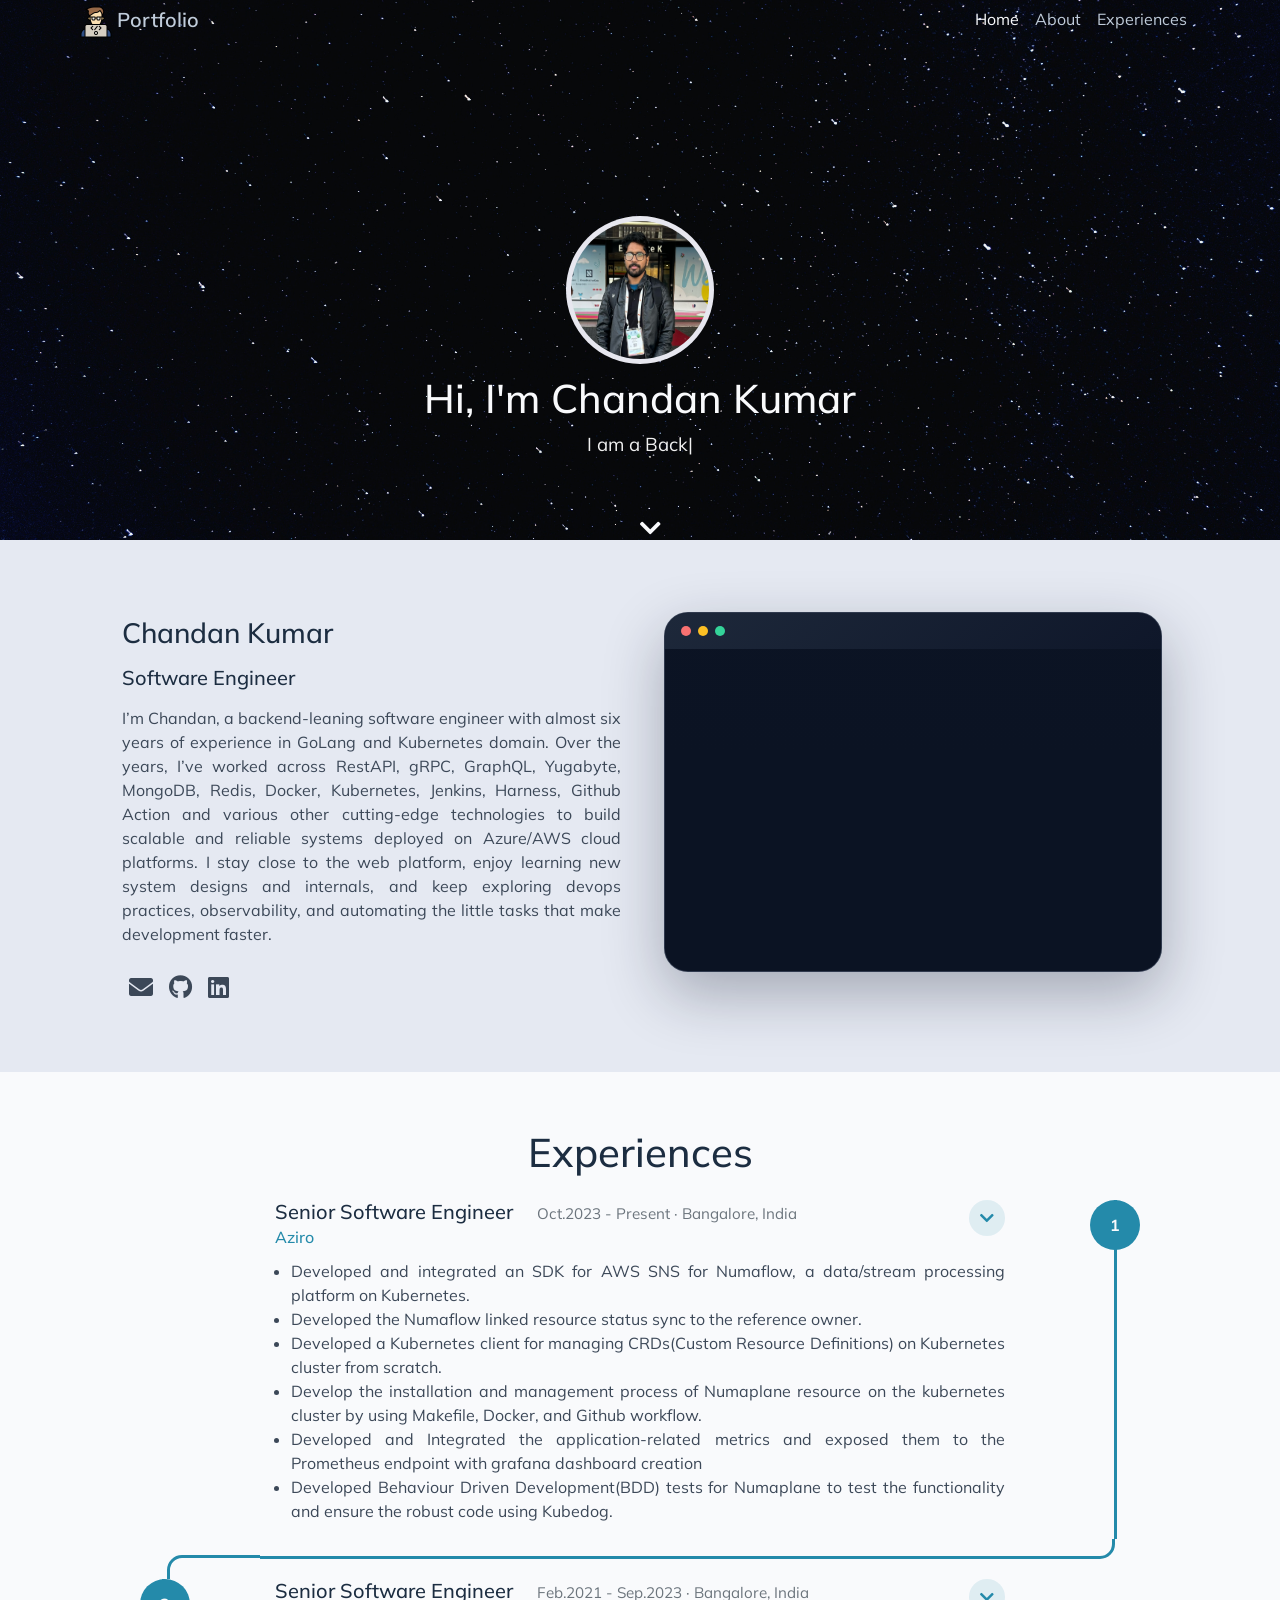
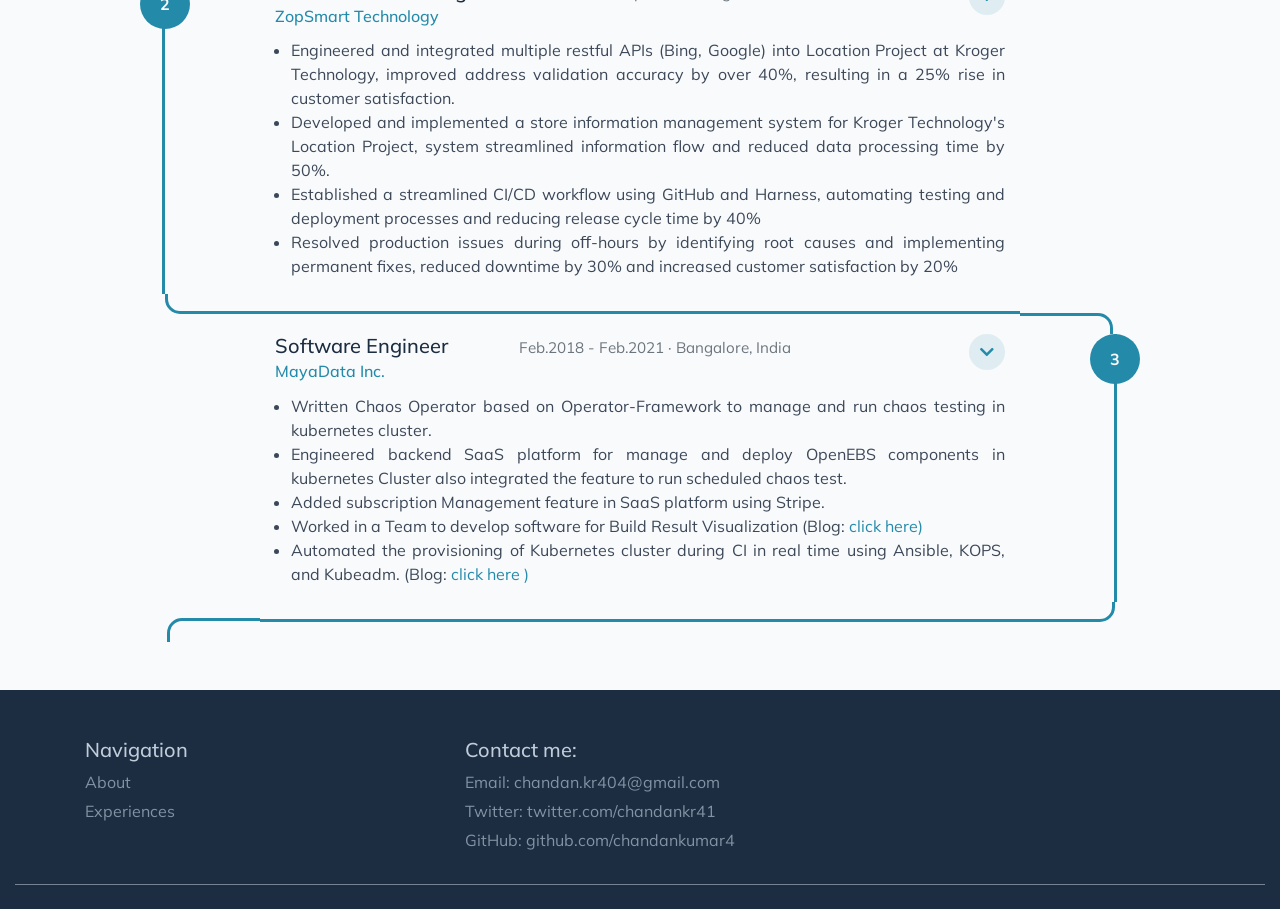
<file: index.html>
<!DOCTYPE html>
<html lang="en">
<head>
  <meta name="generator" content="Hugo 0.79.1" />
  <title>Portfolio</title>


  <meta name="description" content="Portfolio and personal blog of Chandan Kumar." />

  <meta charset="UTF-8" />
  <meta name="viewport" content="width=device-width, initial-scale=1.0" />
  <meta http-equiv="X-UA-Compatible" content="ie=edge" />


  <link rel="stylesheet" href="bootstrap.min.css" />
  <link rel="stylesheet" href="main.css" />
  <link rel="stylesheet" href="style.css" />
  <link rel="stylesheet" href="navbar.css" />


  <link href="https://fonts.googleapis.com/css2?family=Muli:wght@300;400;500;600" rel="stylesheet">
  <link rel="stylesheet" href="https://cdnjs.cloudflare.com/ajax/libs/font-awesome/5.11.2/css/all.min.css" />


  <link rel="icon" type="image/png" href="/images/site/favicon.ico" />


  <link rel="stylesheet" href="style.css" />

  <link rel="stylesheet" href="home.css" />
  <link rel="stylesheet" href="about.css" />
  <link rel="stylesheet" href="skills.css" />
  <link rel="stylesheet" href="experiences.css" />
  <link rel="stylesheet" href="projects.css" />
  <link rel="stylesheet" href="recent-posts.css" />
  <link rel="stylesheet" href="achievements.css" />




  <script type="application/javascript">
    var doNotTrack = false;
    if (!doNotTrack) {
      window.ga = window.ga || function () { (ga.q = ga.q || []).push(arguments) }; ga.l = +new Date;
      ga('create', 'UA-XXXXXXXXX-X', 'auto');

      ga('send', 'pageview');
    }
  </script>
  <script async src='https://www.google-analytics.com/analytics.js'></script>


</head>

<body data-spy="scroll" data-target="#top-navbar" data-offset="100">


  <nav class="navbar navbar-expand-xl top-navbar initial-navbar" id="top-navbar">
    <div class="container">
      <a class="navbar-brand" href="/">
        <img src="/images/site/inverted-logo.png" id="logo">Portfolio</a>
      <button class="navbar-toggler navbar-dark" id="navbar-toggler" type="button" data-toggle="collapse"
        data-target="#top-nav-items">
        <span class="navbar-toggler-icon"></span>
      </button>

      <div class="collapse navbar-collapse" id="top-nav-items">
        <ul class="navbar-nav ml-auto">
          <li class="nav-item">
            <a class="nav-link" href="#home">Home</a>
          </li>
          <li class="nav-item">
            <a class="nav-link" href="#about">About</a>
          </li>

<!--          <li class="nav-item">-->
<!--            <a class="nav-link" href="#skills">Skills</a>-->
<!--          </li>-->

          <li class="nav-item">
            <a class="nav-link" href="#experiences">Experiences</a>

<!--          <li class="nav-item">-->
<!--            <a class="nav-link" href="#projects">Projects</a>-->
<!--          </li>-->


        </ul>
      </div>
    </div>

    <img src="/images/site/main-logo.png" class="d-none" id="main-logo">
    <img src="/images/site/inverted-logo.png" class="d-none" id="inverted-logo">
  </nav>

























  <div class="container-fluid home" id="home">
    <div class="background container-fluid" style="background-image: url('./images/site/sky.jpg');"></div>
    <div class="container content text-center ">
      <img src="/images/author/image.jpg" class="rounded-circle mx-auto d-block img-fluid" />
      <h1 class="greeting"> Hi, I&#39;m Chandan Kumar</h1>
      <div class="typing-carousel">
        <span id="ityped" class="ityped"></span>
        <span class="ityped-cursor"></span>
      </div>
      <ul id="typing-carousel-data">


        <li>I am a Backend Engineer</li>

       <!-- <li>I am a System Architect</li> -->

       <!--     <li>I work in the automotive industry</li>

          <li>I participate in open-source projects</li> -->

      </ul>


      <a href="#about"><i class="arrow bounce fa fa-chevron-down"></i></a>


    </div>
  </div>

  <div class="container-fluid section-holder d-flex bg-dimmed">


    <div class="container anchor p-lg-5 about-section" id="about">
      <div class="row pt-sm-2 pt-md-4 align-self-center">

        <div class="col-sm-6">
          <h3 class="p-1">Chandan Kumar</h3>

          <h5 class="p-1">
            Software Engineer

            <!-- at <a href="https://www.bmw.com">BMW AG</a> -->

          </h5>

          <p class="p-1 text-justify">
            I’m Chandan, a backend-leaning software engineer with almost six years of experience in GoLang and Kubernetes domain.
            Over the years, I’ve worked across RestAPI, gRPC, GraphQL, Yugabyte, MongoDB, Redis, Docker, Kubernetes, Jenkins, Harness, Github Action
            and various other cutting-edge technologies to build scalable and reliable systems deployed on Azure/AWS cloud platforms.
            I stay close to the web platform, enjoy learning new system designs and internals, and keep exploring devops practices, observability, and
            automating the little tasks that make development faster.</p>
          <div class="text-container ml-auto">
            <ul class="social-link d-flex">

              <li>

                <a href="mailto:chandan.kr404@gmail.com" target="/"><i class="fas fa-envelope"></i></a>

              </li>

              <li>

                <a href="https://github.com/chandankumar4" target="/"><i class="fab fa-github"></i></a>

              </li>

              <li>

                <a href="https://www.linkedin.com/in/chandankumar404/" target="/"><i class="fab fa-linkedin"></i></a>

              </li>

            </ul>
          </div>

        </div>

        <div class="col-sm-6 pt-5 pl-md-4 pl-sm-3 pt-sm-0">
          <div class="resume-card">
            <div class="resume-preview" aria-hidden="false">
              <div class="resume-window-bar">
                <span></span>
                <span></span>
                <span></span>
              </div>
              <iframe src="/files/resume.pdf#toolbar=0&navpanes=0&scrollbar=0&statusbar=0&view=FitH" title="Resume preview" scrolling="no"></iframe>
              <div class="resume-preview-overlay" aria-hidden="true">
                <button type="button" class="resume-preview-trigger" aria-label="Preview resume">
                  <i class="fas fa-eye"></i>
                </button>
                <a href="/files/resume.pdf" class="resume-download-btn" target="_blank" rel="noopener" aria-label="Download resume">
                  <i class="fas fa-download"></i>
                </a>
              </div>
            </div>
          </div>
        </div>
      </div>
    </div>

  </div>

  <div id="resumeModal" class="resume-modal" aria-hidden="true">
    <div class="resume-modal-backdrop"></div>
    <div class="resume-modal-dialog" role="dialog" aria-modal="true" aria-label="Resume preview">
      <button type="button" class="resume-modal-close" aria-label="Close resume preview">&times;</button>
      <iframe title="Resume preview" data-src="/files/resume.pdf#view=FitH"></iframe>
      <div class="resume-modal-footer">
        <a href="/files/resume.pdf" class="btn btn-sm btn-light" target="_blank" rel="noopener">Open in new tab</a>
        <a href="/files/resume.pdf" class="btn btn-sm btn-primary" download>Download PDF</a>
      </div>
    </div>
  </div>

  <!-- experience  -->


  <div class="container-fluid section-holder d-flex  bg-white">
    <div class="container-fluid anchor pb-5 experiences-section" id="experiences">
      <h1 class="text-center">Experiences</h1>


      <div class="container timeline text-justify">



        <div class="row align-items-center justify-content-end d-flex">

          <div class="col-10 col-lg-8">
            <div class="experience-entry-heading">

              <div class="experience-heading-inline">
                <div>
                  <h5>Senior Software Engineer</h5>
                  <h6><a href=https://www.aziro.com/>Aziro</a></h6>
                </div>
                <p class="text-muted">Oct.2023 ‑ Present · Bangalore, India</p>
              </div>
              <button class="experience-toggle" type="button" data-toggle="collapse" data-target="#experience-cartona" aria-expanded="true" aria-controls="experience-cartona">
                <i class="fas fa-chevron-down"></i>
              </button>
            </div>
            <div id="experience-cartona" class="collapse show experience-entry-body">
              <ul class="justify-content-around">
                <li>Developed and integrated an SDK for AWS SNS for Numaflow, a data/stream processing platform on Kubernetes.</li>
                <li>Developed the Numaflow linked resource status sync to the reference owner.</li>
                <li>Developed a Kubernetes client for managing CRDs(Custom Resource Definitions) on Kubernetes cluster from scratch.</li>
                <li>Develop the installation and management process of Numaplane resource on the kubernetes cluster by using Makefile, Docker, and Github workflow.</li>
                <li>Developed and Integrated the application-related metrics and exposed them to the Prometheus endpoint with grafana dashboard creation</li>
                <li>Developed Behaviour Driven Development(BDD) tests for Numaplane to test the functionality and ensure the robust code using Kubedog.</li>
              </ul>
            </div>
          </div>

          <div class="col-1 col-lg-2 text-center vertical-line d-inline-flex justify-content-center">
            <div class="circle font-weight-bold">1</div>
          </div>
        </div>


             <div class="row horizontal-line">
          <div class="col-1 col-lg-2 timeline-side-div">
            <div class="corner"></div>
          </div>
          <div class="col-10 col-lg-8">
            <hr />
          </div>
          <div class="col-1 col-lg-2 timeline-side-div">
            <div class="corner"></div>
          </div>
        </div>


        <div class="row align-items-center d-flex">

          <div class="col-1 col-lg-2 text-center vertical-line d-inline-flex justify-content-center">
            <div class="circle font-weight-bold">2</div>
          </div>

          <div class="col-10 col-lg-8">
            <div class="experience-entry-heading">

              <div class="experience-heading-inline">
                <div>
                  <h5>Senior Software Engineer</h5>
                  <h6><a href=https://zopsmart.com/>ZopSmart Technology</a></h6>
                </div>
                <p class="text-muted">Feb.2021 ‑ Sep.2023 · Bangalore, India</p>
              </div>
              <button class="experience-toggle" type="button" data-toggle="collapse" data-target="#experience-speakol" aria-expanded="true" aria-controls="experience-speakol">
                <i class="fas fa-chevron-down"></i>
              </button>
            </div>

            <div id="experience-speakol" class="collapse show experience-entry-body">
              <ul class="justify-content-around">
                <li>Engineered and integrated multiple restful APIs (Bing, Google) into Location Project at Kroger Technology, improved address validation accuracy by over 40%, resulting in a 25% rise in customer satisfaction.</li>
                <li>Developed and implemented a store information management system for Kroger Technology's Location Project, system streamlined information flow and reduced data processing time by 50%.</li>
                <li>Established a streamlined CI/CD workflow using GitHub and Harness, automating testing and deployment processes and reducing release cycle time by 40%</li>
                <li>Resolved production issues during oﬀ-hours by identifying root causes and implementing permanent fixes, reduced downtime by 30% and increased customer satisfaction by 20%</li>
              </ul>
            </div>

          </div>

        </div>


             <div class="row horizontal-line">
          <div class="col-1 col-lg-2 timeline-side-div">
            <div class="corner"></div>
          </div>
          <div class="col-10 col-lg-8">
            <hr />
          </div>
          <div class="col-1 col-lg-2 timeline-side-div">
            <div class="corner"></div>
          </div>
        </div>




        <div class="row align-items-center justify-content-end d-flex">

          <div class="col-10 col-lg-8">
            <div class="experience-entry-heading">


              <div class="experience-heading-inline">
                <div>
                  <h5>Software Engineer</h5>
                  <h6><a href=https://github.com/mayadata-io>MayaData Inc.</a></h6>
                </div>
                <p class="text-muted">Feb.2018 ‑ Feb.2021 · Bangalore, India</p>
              </div>
              <button class="experience-toggle" type="button" data-toggle="collapse" data-target="#experience-enozom" aria-expanded="true" aria-controls="experience-enozom">
                <i class="fas fa-chevron-down"></i>
              </button>
            </div>

            <div id="experience-enozom" class="collapse show experience-entry-body">
              <ul class="justify-content-around">
                <li>Written Chaos Operator based on Operator-Framework to manage and run chaos testing in kubernetes cluster.</li>
                <li>Engineered backend SaaS platform for manage and deploy OpenEBS components in kubernetes Cluster also integrated the feature to run scheduled chaos test.</li>
                <li>Added subscription Management feature in SaaS platform using Stripe.</li>
                <li>Worked in a Team to develop software for Build Result Visualization (Blog: <a href=https://bit.ly/3Z6XQkI>click here)</a></li>
                <li>Automated the provisioning of Kubernetes cluster during CI in real time using Ansible, KOPS, and Kubeadm. (Blog: <a href=https://bit.ly/3fUb5PK>click here )</a></li>

              </ul>
            </div>
          </div>


          <div class="col-1 col-lg-2 text-center vertical-line d-inline-flex justify-content-center">
            <div class="circle font-weight-bold">3</div>
          </div>

        </div>





        <div class="row horizontal-line">
          <div class="col-1 col-lg-2 timeline-side-div">
            <div class="corner"></div>
          </div>
          <div class="col-10 col-lg-8">
            <hr />
          </div>
          <div class="col-1 col-lg-2 timeline-side-div">
            <div class="corner"></div>
          </div>





        </div>

      </div>
    </div>

  </div>


<!--&lt;!&ndash; projects  &ndash;&gt;-->


<!--  <div class="container-fluid section-holder d-flex bg-dimmed">-->

<!--    <div class="container-fluid anchor pb-5 projects-section" id="projects">-->

<!--      <h1 class="text-center">Projects</h1>-->

<!--      <div class="container ml-auto text-center">-->
<!--        <div class="btn-group flex-wrap" role="group" id="project-filter-buttons">-->

<!--          <button type="button" class="btn btn-dark" data-filter="all">-->
<!--            All-->
<!--          </button>-->
<!--          <button type="button" class="btn btn-dark active" data-filter="Latest">-->
<!--            Latest-->
<!--          </button>-->

<!--          <button type="button" class="btn btn-dark" data-filter="professional">-->
<!--            Professional-->
<!--          </button>-->

<!--          <button type="button" class="btn btn-dark" data-filter="academic">-->
<!--            Academic-->
<!--          </button>-->

<!--          <button type="button" class="btn btn-dark" data-filter="tool">-->
<!--            Tools-->
<!--          </button>-->

<!--        </div>-->
<!--      </div>-->
<!--      <div class="container filtr-projects">-->
<!--        <div class="row" id="project-card-holder">-->


<!--          <div class="col-sm-6 col-lg-3 p-2 filtr-item" data-category='all, professional, Latest'>-->
<!--            <div class="card mt-1">-->
<!--              <div class="card">-->
<!--                <a class="card-header" href="javascript:void(0)">-->
<!--                  <div>-->
<!--                    <div class="d-flex">-->

<!--                      <img class="card-img-xs" src="/images//sections/projects/code.png"-->
<!--                        alt="Alto B2B Platform preview" />-->

<!--                      <h5 class="card-title mb-0">Alto B2B Platform</h5>-->
<!--                    </div>-->
<!--                    <div class="sub-title">-->
<!--                      <span>Professional</span>-->
<!--                      <span>Jul.2025 - Oct.2025</span>-->
<!--                    </div>-->
<!--                  </div>-->
<!--                </a>-->
<!--                <div class="card-body text-justify pt-1 pb-1">-->
<!--                  <p>Re-architected a Laravel Filament application for the plastics and packaging industry, stabilizing high-volume operations, automating catalog-to-invoice flows, and instrumenting behavior analytics with Microsoft Clarity and PostHog.</p>-->
<!--                </div>-->
<!--              </div>-->
<!--            </div>-->
<!--          </div>-->


<!--          <div class="col-sm-6 col-lg-3 p-2 filtr-item" data-category='all, professional, Latest'>-->
<!--            <div class="card mt-1">-->
<!--              <div class="card">-->
<!--                <a class="card-header" href="javascript:void(0)">-->
<!--                  <div>-->
<!--                    <div class="d-flex">-->

<!--                      <img class="card-img-xs" src="/images//sections/projects/amazon-database.svg"-->
<!--                        alt="Infantry House ERP preview" />-->

<!--                      <h5 class="card-title mb-0">Infantry House ERP System</h5>-->
<!--                    </div>-->
<!--                    <div class="sub-title">-->
<!--                      <span>Professional</span>-->
<!--                      <span>Jan.2025 - Jul.2025</span>-->
<!--                    </div>-->
<!--                  </div>-->
<!--                </a>-->
<!--                <div class="card-body text-justify pt-1 pb-1">-->
<!--                  <p>Designed and deployed a custom ERP for military house operations, covering inventory, invoicing, HR, and cash management with domain-based access, Windows Server integration, and workflows that increased revenue fivefold.</p>-->
<!--                </div>-->
<!--              </div>-->
<!--            </div>-->
<!--          </div>-->


<!--          <div class="col-sm-6 col-lg-3 p-2 filtr-item" data-category='all, professional, Latest'>-->
<!--            <div class="card mt-1">-->
<!--              <div class="card">-->
<!--                <a class="card-header" href="javascript:void(0)">-->
<!--                  <div>-->
<!--                    <div class="d-flex">-->

<!--                      <img class="card-img-xs" src="/images//sections/projects/amazon-database.svg"-->
<!--                        alt="diabetic Predictor image " />-->

<!--                      <h5 class="card-title mb-0"> Database Engine as a Service</h5>-->
<!--                    </div>-->
<!--                    <div class="sub-title">-->
<!--                      <span>Software Development Internals</span>-->
<!--                      <span>Nov.2023- June.2024</span>-->
<!--                    </div>-->
<!--                  </div>-->
<!--                </a>-->
<!--                <div class="card-body text-justify pt-1 pb-1">-->
<!--                  <p>A cloud-based database engine featuring query execution through parsing, planning, and efficient storage, complemented by a comprehensive web interface for both frontend and backend interactions aiming  to become a fully-managed database platform, offering many features for enhanced </p>-->
<!--                  <span class="float-right">-->
<!--                    <a class="github-button-inactive" href="https://github.com/SpaghettiDB"-->
<!--                      data-icon="octicon-standard" data-show-count="true" aria-label="Star nRF custom Mesh">Star</a>-->

<!--                  </span>-->
<!--                </div>-->
<!--              </div>-->
<!--            </div>-->
<!--          </div>-->


<!--          <div class="col-sm-6 col-lg-3 p-2 filtr-item" data-category='all, professional, Latest'>-->
<!--            <div class="card mt-1">-->
<!--              <div class="card">-->
<!--                <a class="card-header" href="javascript:void(0)">-->
<!--                  <div>-->
<!--                    <div class="d-flex">-->

<!--                      <img class="card-img-xs" src="/images//sections/projects/amazon-database.svg"-->
<!--                        alt="diabetic Predictor image " />-->

<!--                      <h5 class="card-title mb-0"> Memstash </h5>-->
<!--                    </div>-->
<!--                    <div class="sub-title">-->
<!--                      <span>Software Development Internals</span>-->
<!--                      <span>Jan.2024</span>-->
<!--                    </div>-->
<!--                  </div>-->
<!--                </a>-->
<!--                <div class="card-body text-justify pt-1 pb-1">-->
<!--                  <p>Designed and developed Memstash, a Redis-compatible, in-memory key-value store in Go.-->
<!--                    Implemented a serializer, deserializer, and command handler to seamlessly integrate with Redis commands and-->
<!--                  clients.</p>-->
<!--                <span class="float-right">-->
<!--                    <a class="github-button-inactive" href="https://github.com/chandankumar4/MemStash"-->
<!--                      data-icon="octicon-standard" data-show-count="true" aria-label="Star nRF custom Mesh">Star</a>-->

<!--                  </span>-->
<!--                </div>-->
<!--              </div>-->
<!--            </div>-->
<!--          </div>-->


<!--          <div class="col-sm-6 col-lg-3 p-2 filtr-item" data-category='all, professional, Latest, tools'>-->
<!--            <div class="card mt-1">-->
<!--              <div class="card">-->
<!--                <a class="card-header" href="javascript:void(0)">-->
<!--                  <div>-->
<!--                    <div class="d-flex">-->

<!--                      <img class="card-img-xs" src="/images//sections/projects/image.png"-->
<!--                        alt="diabetic Predictor image " />-->

<!--                      <h5 class="card-title mb-0"> Token Bucket Rate Limiter </h5>-->
<!--                    </div>-->
<!--                    <div class="sub-title">-->
<!--                      <span>Software Development Internals</span>-->
<!--                      <span>Dec.2023</span>-->
<!--                    </div>-->
<!--                  </div>-->
<!--                </a>-->
<!--                <div class="card-body text-justify pt-1 pb-1">-->
<!--                  <p>Implemented a flexible token bucket rate limiter using Go, managing requests globally, for services A and B, and-->
<!--                    individual users based on IP addresses.</p>-->
<!--                <span class="float-right">-->
<!--                    <a class="github-button-inactive" href="https://github.com/chandankumar4/Token-bucket-rate-limiter"-->
<!--                      data-icon="octicon-standard" data-show-count="true" aria-label="Star nRF custom Mesh">Star</a>-->

<!--                  </span>-->
<!--                </div>-->
<!--              </div>-->
<!--            </div>-->
<!--          </div>-->



<!--          <div class="col-sm-6 col-lg-3 p-2 filtr-item" data-category='all, professional, Latest, tools'>-->
<!--            <div class="card mt-1">-->
<!--              <div class="card">-->
<!--                <a class="card-header" href="javascript:void(0)">-->
<!--                  <div>-->
<!--                    <div class="d-flex">-->

<!--                      <img class="card-img-xs" src="/images//sections/projects/gossip.png"-->
<!--                        alt="diabetic Predictor image " />-->

<!--                      <h5 class="card-title mb-0">Gossip Algorithm</h5>-->
<!--                    </div>-->
<!--                    <div class="sub-title">-->
<!--                      <span>Software Development Internals</span>-->
<!--                      <span>Jan.2024</span>-->
<!--                    </div>-->
<!--                  </div>-->
<!--                </a>-->
<!--                <div class="card-body text-justify pt-1 pb-1">-->
<!--                  <p>Developed a Go program implementing the Gossip Algorithm for distributed systems. This algorithm ensures-->
<!--reliable data and fault discovery through dynamic communication adjustments, replicated delays, and handling of-->
<!--unresponsive nodes, promoting robust system reliability and data consistency.</p>-->
<!--                <span class="float-right">-->
<!--                    <a class="github-button-inactive" href="https://github.com/chandankumar4/simple-gossip-SIP"-->
<!--                      data-icon="octicon-standard" data-show-count="true" aria-label="Star nRF custom Mesh">Star</a>-->

<!--                  </span>-->
<!--                </div>-->
<!--              </div>-->
<!--            </div>-->
<!--          </div>-->



<!--          <div class="col-sm-6 col-lg-3 p-2 filtr-item" data-category='all, professional,cameras,ECU'>-->
<!--            <div class="card mt-1">-->
<!--              <div class="card">-->
<!--                <a class="card-header" href="javascript:void(0)">-->
<!--                  <div>-->
<!--                    <div class="d-flex">-->

<!--                      <img class="card-img-xs" src="/images/sections/projects/diabetic.png"-->
<!--                        alt="diabetic Predictor image " />-->

<!--                      <h5 class="card-title mb-0">Diabetic Predictor</h5>-->
<!--                    </div>-->
<!--                    <div class="sub-title">-->
<!--                      <span>Software Development</span>-->
<!--                      <span>July 2023</span>-->
<!--                    </div>-->
<!--                  </div>-->
<!--                </a>-->
<!--                <div class="card-body text-justify pt-1 pb-1">-->
<!--                  <p>Developed the Diabetic Predictor Website, An impactful web application leveraging cutting‑edge AI-->
<!--                    and machine learning algorithms to predict-->
<!--                    diabetes likelihood in patients based on personalized health data. Utilized Flask, Node.js, and-->
<!--                    React to create an intuitive user interface and-->
<!--                    ensure seamless functionality. Facilitated efficient data storage and retrieval with Prisma,-->
<!--                    utilized as the ORM for managing MySQL database-->
<!--                    operations. Implemented secure authentication using JWT to prioritize user privacy and data-->
<!--                    protection</p>-->
<!--                  <span class="float-right">-->
<!--                    <a class="github-button-inactive" href="https://github.com/chandankumar4/Diabetic-Predictor"-->
<!--                      data-icon="octicon-standard" data-show-count="true" aria-label="Star nRF custom Mesh">Star</a>-->

<!--                  </span>-->
<!--                </div>-->
<!--              </div>-->
<!--            </div>-->
<!--          </div>-->

<!--          <div class="col-sm-6 col-lg-3 p-2 filtr-item" data-category='all, professional,audio,ECU'>-->
<!--            <div class="card mt-1">-->
<!--              <div class="card">-->
<!--                <a class="card-header" href="javascript:void(0)">-->
<!--                  <div>-->
<!--                    <div class="d-flex">-->

<!--                      <img class="card-img-xs" src="/images/sections/projects/paypal.png" alt="paypal image" />-->

<!--                      <h5 class="card-title mb-0">Full‑Stack Payment Integration Project</h5>-->
<!--                    </div>-->
<!--                    <div class="sub-title">-->
<!--                      <span>Software Development</span>-->
<!--                      <span>Jun 2023</span>-->
<!--                    </div>-->
<!--                  </div>-->
<!--                </a>-->
<!--                <div class="card-body text-justify pt-1 pb-1">-->
<!--                  <p>Developed a full‑stack Node.js and React app with PayPal and Stripe integration, connected to a-->
<!--                    MySQL database using Sequelize. Implemented JWT‑based user authentication for secure user access and-->
<!--                    transactions.-->
<!--                  </p>-->
<!--                  <span class="float-right">-->
<!--                    <a class="github-button-inactive"-->
<!--                      href="https://github.com/chandankumar4/PayPal-Integration-with-Node.js-and-React"-->
<!--                      data-icon="octicon-standard" data-show-count="true" aria-label="paypal">Star</a>-->

<!--                  </span>-->
<!--                </div>-->
<!--              </div>-->
<!--            </div>-->
<!--          </div>-->


<!--          <div class="col-sm-6 col-lg-3 p-2 filtr-item"-->
<!--            data-category='all, professional,automotive,open-source'>-->
<!--            <div class="card mt-1">-->
<!--              <div class="card">-->
<!--                <a class="card-header" href="javascript:void(0)">-->
<!--                  <div>-->
<!--                    <div class="d-flex">-->

<!--                      <img class="card-img-xs" src="/images/sections/projects/books.png" alt="book store image" />-->

<!--                      <h5 class="card-title mb-0">Book Store Web App</h5>-->
<!--                    </div>-->
<!--                    <div class="sub-title">-->
<!--                      <span>Software Development</span>-->
<!--                      <span>April 2023</span>-->
<!--                    </div>-->
<!--                  </div>-->
<!--                </a>-->
<!--                <div class="card-body text-justify pt-1 pb-1">-->
<!--                  <p>• A web application for managing books in a bookstore, developed using Spring Boot, MySQL, JPA, and-->
<!--                    Thymeleaf. It allows users to add, edit,-->
<!--                    delete, and view books in the bookstore. The project features a fully functional backend and a-->
<!--                    simple UI</p>-->
<!--                  <span class="float-right">-->

<!--                    <a class="github-button-inactive" href="https://github.com/chandankumar4/Bookstore-Web-App"-->
<!--                      data-icon="octicon-standard" data-show-count="true" aria-label="bookstore">Star</a>-->


<!--                  </span>-->
<!--                </div>-->
<!--              </div>-->
<!--            </div>-->
<!--          </div>-->


<!--          <div class="col-sm-6 col-lg-3 p-2 filtr-item" data-category='all, professional,video,ECU'>-->
<!--            <div class="card mt-1">-->
<!--              <div class="card">-->
<!--                <a class="card-header" href="javascript:void(0)">-->
<!--                  <div>-->
<!--                    <div class="d-flex">-->

<!--                      <img class="card-img-xs" src="/images/sections/projects/snakes.png" alt="snakegame" />-->

<!--                      <h5 class="card-title mb-0">Snak Game</h5>-->
<!--                    </div>-->
<!--                    <div class="sub-title">-->
<!--                      <span>Software Development</span>-->
<!--                      <span>july 2023</span>-->
<!--                    </div>-->
<!--                  </div>-->
<!--                </a>-->
<!--                <div class="card-body text-justify pt-1 pb-1">-->
<!--                  <p>an immersive multiplayer Snake and Ladder game utilizing Node.js for the backend and React.js for-->
<!--                    the frontend. Utilized Sequelize-->
<!--                    ORM for efficient database connectivity, ensuring smooth data management with MySQL. Real‑time-->
<!--                    communication was achieved through-->
<!--                    Socket.io to ensure synchronized gameplay.-->
<!--                  </p>-->
<!--                  <span class="float-right">-->
<!--                    <a class="github-button-inactive" href="https://github.com/chandankumar4/snakegame"-->
<!--                      data-icon="octicon-standard" data-show-count="true" aria-label="snakegame">Star</a>-->

<!--                  </span>-->
<!--                </div>-->
<!--              </div>-->
<!--            </div>-->
<!--          </div>-->


<!--          <div class="col-sm-6 col-lg-3 p-2 filtr-item" data-category='all, professional,academic,ML'>-->
<!--            <div class="card mt-1">-->
<!--              <div class="card">-->
<!--                <a class="card-header" href="javascript:void(0)">-->
<!--                  <div>-->
<!--                    <div class="d-flex">-->

<!--                      <img class="card-img-xs" src="/images/sections/projects/os.png" alt="operating system" />-->

<!--                      <h5 class="card-title mb-0">Pintos</h5>-->
<!--                    </div>-->
<!--                    <div class="sub-title">-->
<!--                      <span>Operating Systems</span>-->
<!--                      <span>Mar. 2023</span>-->
<!--                    </div>-->
<!--                  </div>-->
<!--                </a>-->
<!--                <div class="card-body text-justify pt-1 pb-1">-->
<!--                  <p>Contributed to the development of PintOS, an open‑source instructional operating system kernel-->
<!--                    developed by Stanford University, by working-->
<!--                    on the project’s two phases as part of a college project. PintOS provides modular projects and-->
<!--                    complete documentation to introduce students-->
<!--                    to the major concepts of operating systems development-->
<!--                  </p>-->
<!--                  <span class="float-right">-->

<!--                    <a class="github-button-inactive" href="https://github.com/chandankumar4/pintOS-phase-one"-->
<!--                      data-icon="octicon-standard" data-show-count="true" aria-label="pintOS-phase-one ">Star</a>-->


<!--                  </span>-->
<!--                </div>-->
<!--              </div>-->
<!--            </div>-->
<!--          </div>-->


<!--          <div class="col-sm-12 col-md-6 col-lg-4 p-2 filtr-item" data-category='all, professional,cameras,ECU'>-->
<!--            <div class="card mt-1">-->
<!--              <div class="card">-->
<!--                <a class="card-header" href="javascript:void(0)">-->
<!--                  <div>-->
<!--                    <div class="d-flex">-->

<!--                      <img class="card-img-xs" src="/images/sections/projects/elevator.png"-->
<!--                        alt="Elevator-System-Design " />-->

<!--                      <h5 class="card-title mb-0">Elevator System</h5>-->
<!--                    </div>-->
<!--                    <div class="sub-title">-->
<!--                      <span>Software Development</span>-->
<!--                      <span>jan 2023</span>-->
<!--                    </div>-->
<!--                  </div>-->
<!--                </a>-->
<!--                <div class="card-body text-justify pt-1 pb-1">-->
<!--                  <p> Developed an Elevator System Console App solution that efficiently handles multiple requests from-->
<!--                    different floors using object‑oriented pro‑-->
<!--                    gramming concepts and multithreading.-->
<!--                  </p>-->
<!--                  <span class="float-right">-->
<!--                    <a class="github-button-inactive" href="https://github.com/chandankumar4/Elevator-System-Design"-->
<!--                      data-icon="octicon-standard" data-show-count="true" aria-label="Star nRF custom Mesh">Star</a>-->

<!--                  </span>-->
<!--                </div>-->
<!--              </div>-->
<!--            </div>-->
<!--          </div>-->


<!--          <div class="col-sm-12 col-md-6 col-lg-4 p-2 filtr-item" data-category='all, professional,cameras,ECU'>-->
<!--            <div class="card mt-1">-->
<!--              <div class="card">-->
<!--                <a class="card-header" href="javascript:void(0)">-->
<!--                  <div>-->
<!--                    <div class="d-flex">-->

<!--                      <img class="card-img-xs" src="/images/sections/projects/parking.png" alt="Parking-lot " />-->

<!--                      <h5 class="card-title mb-0">Parking lot system</h5>-->
<!--                    </div>-->
<!--                    <div class="sub-title">-->
<!--                      <span>Software Development</span>-->
<!--                      <span>December 2022</span>-->
<!--                    </div>-->
<!--                  </div>-->
<!--                </a>-->
<!--                <div class="card-body text-justify pt-1 pb-1">-->
<!--                  <p>Developed a parking lot management system Console App using object‑oriented programming concepts-->
<!--                    and design patterns such as strategy-->
<!--                    and singleton. The system is capable of handling different sizes of cars and checking for available-->
<!--                    parking spots. It includes features such as-->
<!--                    parking spot reservation, automatic ticket generation-->
<!--                  </p>-->
<!--                  <span class="float-right">-->
<!--                    <a class="github-button-inactive" href="https://github.com/chandankumar4/Parking-lot"-->
<!--                      data-icon="octicon-standard" data-show-count="true" aria-label="parking ">Star</a>-->

<!--                  </span>-->
<!--                </div>-->
<!--              </div>-->
<!--            </div>-->
<!--          </div>-->



<!--          <div class="col-sm-12 col-md-6 col-lg-4 p-2 filtr-item" data-category='all, tool,webapp'>-->
<!--            <div class="card mt-1">-->
<!--              <div class="card">-->
<!--                <a class="card-header" href="javascript:void(0)">-->
<!--                  <div>-->
<!--                    <div class="d-flex">-->

<!--                      <img class="card-img-xs" src="/images/sections/projects/code.png" alt=" codeforces integration" />-->

<!--                      <h5 class="card-title mb-0">Codeforces‑Git‑Integration</h5>-->
<!--                    </div>-->
<!--                    <div class="sub-title">-->
<!--                      <span>Software Development</span>-->
<!--                      <span>May 2023</span>-->
<!--                    </div>-->
<!--                  </div>-->
<!--                </a>-->
<!--                <div class="card-body text-justify pt-1 pb-1">-->
<!--                  <p>Tool developed to streamline the management of solutions submitted on Codeforces and-->
<!--                    synchronization with GitHub. It provides an intuitive-->
<!--                    interface for selecting a Codeforces handle, downloading solutions, and uploading them to a GitHub-->
<!--                    repository.-->
<!--                  </p>-->
<!--                  <span class="float-right">-->
<!--                    <a class="github-button-inactive"-->
<!--                      href="https://github.com/chandankumar4/Codeforces-Git-Integration" data-icon="octicon-standard"-->
<!--                      data-show-count="true" aria-label="Star nRF custom Mesh">Star</a>-->

<!--                  </span>-->
<!--                </div>-->
<!--              </div>-->
<!--            </div>-->
<!--          </div>-->


<!--        </div>-->
<!--      </div>-->
<!--    </div>-->

<!--  </div>-->


<!-- skills  -->




<!--  <div class="container-fluid section-holder d-flex bg-white">-->




<!--    <div class="container-fluid anchor pb-5 skills-section" id="skills">-->

<!--      <h1 class="text-center">Skills</h1>-->

<!--      <div class="container d-flex-block">-->
<!--        <div class="row" id="primary-skills">-->

<!--          <div class="col-xs-12 col-sm-6 col-lg-3 pt-2">-->
<!--            <a class="skill-card-link" href="javascript:void(0)">-->
<!--              <div class="card">-->
<!--                <div class="card-head d-flex">-->

<!--                  <img class="card-img-xs" src="/images/sections/skills/go.png" alt="Go logo" />-->

<!--                  <h5 class="card-title">Go &amp; PHP Services</h5>-->
<!--                </div>-->
<!--                <div class="card-body">-->
<!--                  <p class="card-text">Build APIs, CLI tooling, and background workers in Go and PHP, pairing Go’s-->
<!--                    concurrency with Laravel’s productivity for production workloads.</p>-->
<!--                </div>-->
<!--              </div>-->
<!--            </a>-->
<!--          </div>-->


<!--          <div class="col-xs-12 col-sm-6 col-lg-3 pt-2">-->
<!--            <a class="skill-card-link" href="javascript:void(0)">-->
<!--              <div class="card">-->
<!--                <div class="card-head d-flex">-->

<!--                  <img class="card-img-xs" src="/images/sections/skills/node.png" alt="Laravel and Node.js" />-->

<!--                  <h5 class="card-title">Laravel &amp; Node.js</h5>-->
<!--                </div>-->
<!--                <div class="card-body">-->
<!--                  <p class="card-text">Ship REST and async pipelines with Laravel, Express, and Nest-style patterns,-->
<!--                    focusing on clean domain layers and maintainable service boundaries.</p>-->
<!--                </div>-->
<!--              </div>-->
<!--            </a>-->
<!--          </div>-->


<!--          <div class="col-xs-12 col-sm-6 col-lg-3 pt-2">-->
<!--            <a class="skill-card-link" href="javascript:void(0)">-->
<!--              <div class="card">-->
<!--                <div class="card-head d-flex">-->

<!--                  <img class="card-img-xs" src="/images/sections/skills/react.png" alt="Vue.js" />-->

<!--                  <h5 class="card-title">Vue.js Interfaces</h5>-->
<!--                </div>-->
<!--                <div class="card-body">-->
<!--                  <p class="card-text">Deliver modular SPAs with Vue.js and TypeScript, connecting campaign tooling and-->
<!--                    dashboards to backend APIs with reusable components.</p>-->
<!--                </div>-->
<!--              </div>-->
<!--            </a>-->
<!--          </div>-->


<!--          <div class="col-xs-12 col-sm-6 col-lg-3 pt-2">-->
<!--            <a class="skill-card-link" href="javascript:void(0)">-->
<!--              <div class="card">-->
<!--                <div class="card-head d-flex">-->

<!--                  <img class="card-img-xs" src="/images/sections/skills/database.png" alt="SQL and Redis" />-->

<!--                  <h5 class="card-title">SQL &amp; Data Stores</h5>-->
<!--                </div>-->
<!--                <div class="card-body">-->
<!--                  <p class="card-text">Operate PostgreSQL, MySQL, Redis, and ClickHouse, tuning queries, caching layers,-->
<!--                    and analytics sinks for low-latency adtech workloads.</p>-->
<!--                </div>-->
<!--              </div>-->
<!--            </a>-->
<!--          </div>-->


<!--          <div class="col-xs-12 col-sm-6 col-lg-3 pt-2">-->
<!--            <a class="skill-card-link" href="javascript:void(0)">-->
<!--              <div class="card">-->
<!--                <div class="card-head d-flex">-->

<!--                  <img class="card-img-xs" src="/images/sections/skills/cloud.png" alt="AWS cloud" />-->

<!--                  <h5 class="card-title">AWS &amp; Cloud Ops</h5>-->
<!--                </div>-->
<!--                <div class="card-body">-->
<!--                  <p class="card-text">Deploy and monitor services across AWS (ECS, Lambda, S3, CloudWatch), wiring-->
<!--                    observability dashboards and cost-aware infrastructure.</p>-->
<!--                </div>-->
<!--              </div>-->
<!--            </a>-->
<!--          </div>-->


<!--          <div class="col-xs-12 col-sm-6 col-lg-3 pt-2">-->
<!--            <a class="skill-card-link" href="javascript:void(0)">-->
<!--              <div class="card">-->
<!--                <div class="card-head d-flex">-->

<!--                  <img class="card-img-xs" src="/images/sections/skills/docker.png" alt="Docker" />-->

<!--                  <h5 class="card-title">Docker &amp; CI/CD</h5>-->
<!--                </div>-->
<!--                <div class="card-body">-->
<!--                  <p class="card-text">Package services with Docker and compose pipelines that automate testing,-->
<!--                    releases, and environment parity for distributed teams.</p>-->
<!--                </div>-->
<!--              </div>-->
<!--            </a>-->
<!--          </div>-->


<!--          <div class="col-xs-12 col-sm-6 col-lg-3 pt-2">-->
<!--            <a class="skill-card-link" href="https://git-scm.com/">-->
<!--              <div class="card">-->
<!--                <div class="card-head d-flex">-->

<!--                  <img class="card-img-xs" src="/images/sections/skills/git.png" alt="Git" />-->

<!--                  <h5 class="card-title">Git &amp; Collaboration</h5>-->
<!--                </div>-->
<!--                <div class="card-body">-->
<!--                  <p class="card-text">Lead team workflows with Git, trunk-based strategies, and code reviews, keeping-->
<!--                    changesets discoverable and delivery frictionless.</p>-->
<!--                </div>-->
<!--              </div>-->
<!--            </a>-->
<!--          </div>-->

<!--        </div>-->
<!--      </div>-->
<!--    </div>-->

<!--  </div>-->



  <!-- footer  -->

  <footer class="container-fluid text-center align-content-center footer pb-2">
    <div class="container pt-5">
      <div class="row text-left">
        <div class="col-md-4 col-sm-12">
          <h5>Navigation</h5>

          <ul>





            <li class="nav-item">
              <a class="smooth-scroll" href="#about">About</a>
            </li>






<!--            <li class="nav-item">-->
<!--              <a class="smooth-scroll" href="#skills">Skills</a>-->
<!--            </li>-->






            <li class="nav-item">
              <a class="smooth-scroll" href="#experiences">Experiences</a>
            </li>






<!--            <li class="nav-item">-->
<!--              <a class="smooth-scroll" href="#projects">Projects</a>-->
<!--            </li>-->



          </ul>


        </div>

        <div class="col-md-4 col-sm-12">
          <h5>Contact me:</h5>
          <ul>

            <li>
              <span>Email: </span>
              <span><a href="mailto:chandan.kr404@gmail.com">chandan.kr404@gmail.com</a></span>
            </li>
            <li>
              <span>Twitter: </span>
              <span><a href="https://twitter.com/chandankr41" target="_blank">twitter.com/chandankr41</a></span>
            </li>
            <li>
              <span>GitHub: </span>
              <span><a href="https://github.com/chandankumar4" target="_blank">github.com/chandankumar4</a></span>
            </li>

          </ul>
        </div>



      </div>
    </div>
    <hr />

  </footer>

  <script src="/assets/js/jquery-3.4.1.min.js"></script>
  <script src="/assets/js/popper.min.js"></script>
  <script src="/assets/js/bootstrap.min.js"></script>

  <script src="/assets/js/navbar.js"></script>
  <script src="/assets/js/main.js"></script>



  <script src="/assets/js/itype.min.js"></script>
  <script src="/assets/js/github-button.js"></script>
  <script src="/assets/js/home.js"></script>
  <script src="/assets/js/jquery.filterizr.min.js"></script>
  <script>
    (function () {
      var modal = document.getElementById('resumeModal');
      if (!modal) {
        return;
      }

      var openButtons = document.querySelectorAll('.resume-preview-trigger');
      var closeButton = modal.querySelector('.resume-modal-close');
      var backdrop = modal.querySelector('.resume-modal-backdrop');
      var iframe = modal.querySelector('iframe');

      function ensureIframeLoaded() {
        if (iframe && !iframe.src && iframe.dataset.src) {
          iframe.src = iframe.dataset.src;
        }
      }

      function openModal(event) {
        if (event) {
          event.preventDefault();
        }
        ensureIframeLoaded();
        modal.classList.add('is-visible');
        document.body.classList.add('resume-modal-open');
      }

      function closeModal() {
        modal.classList.remove('is-visible');
        document.body.classList.remove('resume-modal-open');
      }

      openButtons.forEach(function (button) {
        button.addEventListener('click', openModal);
      });

      [closeButton, backdrop].forEach(function (element) {
        if (element) {
          element.addEventListener('click', closeModal);
        }
      });

      document.addEventListener('keydown', function (event) {
        if (event.key === 'Escape' && modal.classList.contains('is-visible')) {
          closeModal();
        }
      });
    })();
  </script>
</body>

</html>
</file>
<file: main.css>
/* ========= Colors ============
Heading:     #1C2D41
Paragraph:   #3C4858
Iconography: #8392A5
Secondary:   #C0CCDA
Dirty Snow:  #E5E9F2
Snow:        #F9FAFC

Magenta: #7551E9
Orange:  #FF7D51
Pink:    #ED63D2
Green:   #2DCA73
Yellow:  #FFC212
*/

body {
  background-color: #f9fafc;
  font-family: "Muli";
}

h1,
h2,
h3,
h4,
h5 {
  color: #1c2d41;
}

strong {
  color: #1c2d41 !important;
}

p {
  color: #3c4858;
}

a {
  color: #248aaa;
}

a:hover {
  color: #207089;
}

.nav-button {
  background-color: transparent;
  border: 1px solid transparent;
  border-radius: 0.25rem;
  color: #8392a5;
}

.btn-dark {
  background-color: #3c4858;
  border-color: #3c4858;
  color: #e5e9f2;
  transition: all 0.3s ease-out;
}

.btn-dark:hover,
.btn-dark:focus {
  background-color: #248aaa;
  border-color: #248aaa;
  transition: all 0.3s ease-out;
}

.btn-outline-info {
  color: #2098d1 !important;
  border-color: #2098d1 !important;
}

.btn-outline-info:hover {
  background-color: #2098d1 !important;
  color: #e5e9f2 !important;
}

.btn-info {
  background-color: #248aaa !important;
  color: #e5e9f2 !important;
}

.btn-info:hover {
  background-color: #2098d1 !important;
  color: #e5e9f2 !important;
}

.bg-white {
  background-color: #f9fafc !important;
}

.bg-dimmed {
  background-color: #e5e9f2;
}

.anchor {
  padding-top: 3.5rem;
}

img.center {
  display: block;
  margin-left: auto;
  margin-right: auto;
}

img.left {
  display: block;
  margin-right: auto;
}

img.right {
  display: block;
  margin-left: auto;
}

.card {
  box-shadow: none;
  transition: all 0.3s ease-out;
  overflow: hidden;
}

.card-img-sm {
  width: 32px;
  height: 32px;
}

.card-img-xs {
  width: 24px;
  height: 24px;
}

.card:hover,
.card:focus {
  box-shadow: 0px 8px 56px rgba(15, 80, 100, 0.16);
  border: 1px solid #fff;
  transition: all 0.3s ease-out;
}

.card .card-head {
  height: 172px;
  -o-object-fit: cover;
  object-fit: cover;
  overflow: hidden;
}

.card-img-top {
  transition: all 0.3s ease-out !important;
}

.card:hover .card-head .card-img-top,
.card:focus .card-head .card-img-top {
  transition: all 0.3s ease-out;
  transform: scale(1.2);
}

.card-body {
  text-align: justify;
}

.sub-title {
  color: #c0ccda;
  font-size: 10pt;
}

/* --- FOOTER START --- */

.footer {
  color: #8392a5 !important;
  background-color: #1c2d41;
  position: relative;
  z-index: 9999;
}

.footer h5 {
  color: #c0ccda;
}
.footer a {
  color: #8392a5;
  transition: all 0.3s ease-out;
}

.footer a:hover {
  margin-left: 5px;
  transition: all 0.3s ease-out;
}

.footer ul {
  list-style: none;
  padding-left: 0;
}

.footer li {
  margin-top: 5px;
}

.footer hr {
  background-color: #8392a5;
}

.footer p:first-child {
  color: #c0ccda;
}

.footer input {
  background-color: #c0ccda;
}

.footer input:focus {
  background-color: #e5e9f2;
}

.footer #theme {
  color: #c0ccda;
}

.footer #theme img {
  width: 32px;
}

.footer #hugo:hover {
  margin-right: 5px;
  transition: all 0.3s ease-out;
}

/* --- FOOTER END ---- */

/* ============= Device specific fixes ======= */

/* Large screens such as TV */
@media only screen and (min-width: 1824px) {
}

/* Extra large devices (large desktops, 1200px and up) */

@media (max-width: 1400px) {
}

@media (max-width: 1200px) {
}

/* IPad Pro */
@media (max-width: 1024px) {
  .content-section .languageSelector {
    position: fixed;
    right: 0.5rem;
    bottom: 1rem;
    z-index: 10000000;
    background-color: #f9fafc;
    box-shadow: 0px 8px 56px rgba(15, 80, 100, 0.16);
  }
}

/*  Large devices (desktops, 992px and up) */

@media (max-width: 992px) {
}

/* Medium devices (tablets, 768px and up) */

@media only screen and (max-width: 768px) {
}

/* Small devices (landscape phones, 576px and up) */

@media only screen and (max-width: 576px) {
  .skills-section .container,
  .projects-section .container {
    padding-left: 0.3rem;
    padding-right: 0.3rem;
  }

  .section-holder {
    padding-left: 5px;
    padding-right: 5px;
  }

  .skills-section,
  .projects-section,
  .recent-posts-section,
  .achievements-section {
    padding-left: 0;
    padding-right: 0;
  }
}

/* iPhoneX, iPhone 6,7,8 */
@media only screen and (max-width: 375px) {
}

/* Galaxy S5, Moto G4 */
@media only screen and (max-width: 360px) {
}

/* iPhone 5 or before */
@media only screen and (max-width: 320px) {
}
</file>
<file: style.css>
/* This is empty CSS file intended to be overwritten by user's custom CSS file */

/* ============= Device specific fixes ======= */

/* Large screens such as TV */
@media only screen and (min-width: 1824px) {
}

/* Extra large devices (large desktops, 1200px and up) */

@media (max-width: 1400px) {
}

@media (max-width: 1200px) {
}

/* IPad Pro */
@media (max-width: 1024px) {
}

/*  Large devices (desktops, 992px and up) */

@media (max-width: 992px) {
}

/* Medium devices (tablets, 768px and up) */

@media only screen and (max-width: 768px) {
}

/* Small devices (landscape phones, 576px and up) */

@media only screen and (max-width: 576px) {
}

/* iPhoneX, iPhone 6,7,8 */
@media only screen and (max-width: 375px) {
}

/* Galaxy S5, Moto G4 */
@media only screen and (max-width: 360px) {
}

/* iPhone 5 or before */
@media only screen and (max-width: 320px) {
}
</file>
<file: navbar.css>
.top-navbar {
  position: fixed;
  left: 0;
  top: 0;
  width: 100%;
  height: 50px;
  z-index: 99999;
  transition: all 0.4s ease-out;
  margin: 0;
  padding-top: 0.1rem;
  text-align: center;
}

/* --- initial state start ------ */

.initial-navbar {
  background-color: transparent;
}

.initial-navbar .navbar-brand {
  color: #c0ccda;
  font-weight: 600;
}

.initial-navbar li a {
  color: #c0ccda;
}

.initial-navbar .navbar-nav .active,
.initial-navbar li a:hover {
  color: #f9fafc;
  transition: all 0.3s ease-out;
}

.navbar-collapse {
  margin-top: -5px;
}

.navbar-collapse.show,
.navbar-collapse.collapsing {
  background-color: #f9fafc;
  padding-left: 1rem;
}

/* --- initial state end ------ */

/* --- state after scroll start --- */

.final-navbar {
  background-color: #f9fafc;
  color: #1c2d41;
  transition: all 0.3s ease-out;
}

.final-navbar .navbar-brand {
  color: #1c2d41;
  font-weight: 600;
}

.final-navbar li a {
  color: #1c2d41;
  font-weight: 500;
  transition: all 0.3s ease-out;
  border-bottom: 2px solid#F9FAFC;
}

.final-navbar .navbar-nav .active,
.final-navbar li a:hover {
  color: #2098d1;
  transition: all 0.3s ease-out;
  border-bottom: 2px solid #2098d1;
  background: rgb(2, 0, 36);
  background: linear-gradient(
    90deg,
    rgba(2, 0, 36, 1) 0%,
    rgba(34, 136, 168, 0.1) 0%
  );
}

.navbar-collapse.show li a,
.navbar-collapse.collapsing li a {
  color: #1c2d41;
  font-weight: 500;
  transition: all 0.3s ease-out;
}

.navbar-collapse.show .navbar-nav .active,
.navbar-collapse.show .navbar-nav a:hover {
  color: #2098d1;
}

#top-navbar-divider {
  margin-top: 10px;
}

/* --- state after scroll end --- */

#top-navbar-divider {
  background: rgba(192, 204, 218, 0.8);
  height: 20px;
  width: 2px;
}

.final-navbar #top-navbar-divider {
  background: rgba(0, 0, 0, 0.6);
}

#top-navbar-divider {
  height: 20px;
  width: 2px;
}

.navbar-brand img {
  width: 42px;
  padding: 5px;
  margin-left: -10px;
}

.top-navbar .dropdown-menu {
  box-shadow: 0px 8px 56px rgba(15, 80, 100, 0.16);
  border: 1px solid #fff;
  max-height: 0vh;
  overflow: hidden;
  display: block;
  visibility: hidden;
  transition: all 0.3s ease-out;
}

.top-navbar .dropdown-menu.show {
  max-height: 100vh;
  visibility: visible;
  transition: all 0.3s ease-in;
}

.top-navbar .dropdown-menu a {
  color: #1c2d41;
  border-bottom: none;
}

.top-navbar .dropdown-menu a:hover {
  color: #2098d1;
  transition: all 0.3s ease-out;
  border-bottom: none;
  background: rgb(2, 0, 36);
  background: linear-gradient(
    90deg,
    rgba(2, 0, 36, 1) 0%,
    rgba(34, 136, 168, 0.2) 0%
  );
}

/* ============= Device specific fixes ======= */

/* Large screens such as TV */
@media only screen and (min-width: 1824px) {
}

/* Extra large devices (large desktops, 1200px and up) */

@media (max-width: 1400px) {
}

@media (max-width: 1200px) {
}

/* IPad Pro */
@media (max-width: 1024px) {
  .top-navbar {
    height: -webkit-fit-content;
    height: -moz-fit-content;
    height: fit-content;
    padding-bottom: 0px;
    padding-top: 0px;
  }

  .top-navbar .container {
    max-width: 100%;
  }

  .initial-navbar .navbar-nav .active,
  .initial-navbar li a:hover {
    color: #2098d1;
    transition: all 0.3s ease-out;
  }

  .final-navbar .navbar-nav .active,
  .final-navbar li a:hover {
    color: #2098d1;
    transition: none;

    border-bottom: none;
    background: transparent;
  }

  .final-navbar li a {
    border-bottom: none;
  }

  .dropdown-divider {
    border-top: 1px solid #c0ccda;
  }
  #top-navbar-divider {
    background: rgba(0, 0, 0, 0.6);
    height: auto;
    width: auto;
    margin-right: 15px;
  }
  .top-navbar .dropdown-menu {
    text-align: center;
    margin-bottom: 0.5rem;
    margin-right: 1rem;
    transition: all 0.3s ease-out;
  }
}

/*  Large devices (desktops, 992px and up) */

@media (max-width: 992px) {
  .initial-navbar .navbar-nav .active,
  .initial-navbar li a:hover {
    color: #2098d1;
    transition: all 0.3s ease-out;
  }

  .final-navbar .navbar-nav .active,
  .final-navbar li a:hover {
    color: #2098d1;
    transition: none;

    border-bottom: none;
    background: transparent;
  }

  .final-navbar li a {
    border-bottom: none;
  }

  .dropdown-divider {
    border-top: 1px solid #c0ccda;
  }
  #top-navbar-divider {
    background: rgba(0, 0, 0, 0.6);
    height: auto;
    width: auto;
    margin-right: 15px;
  }
}

/* Medium devices (tablets, 768px and up) */

@media only screen and (max-width: 768px) {
  .initial-navbar .navbar-nav .active,
  .initial-navbar li a:hover {
    color: #2098d1;
    transition: all 0.3s ease-out;
  }

  .final-navbar .navbar-nav .active,
  .final-navbar li a:hover {
    color: #2098d1;
    transition: none;

    border-bottom: none;
    background: transparent;
  }

  .final-navbar li a {
    border-bottom: none;
  }

  .dropdown-divider {
    border-top: 1px solid #c0ccda;
  }
  #top-navbar-divider {
    background: rgba(0, 0, 0, 0.6);
    height: auto;
    width: auto;
    margin-right: 15px;
  }
}

/* Small devices (landscape phones, 576px and up) */

@media only screen and (max-width: 576px) {
  .top-navbar .dropdown-menu {
    margin-left: -1rem;
    margin-right: 0rem;
  }
}

/* iPhoneX, iPhone 6,7,8 */
@media only screen and (max-width: 375px) {
}

/* Galaxy S5, Moto G4 */
@media only screen and (max-width: 360px) {
}

/* iPhone 5 or before */
@media only screen and (max-width: 320px) {
}
</file>
<file: home.css>
.home {
  height: 60vh;
  padding: 0;
  margin: 0;
  color: #f9fafc;
  overflow: hidden;
}

.background {
  height: 100%;
  width: 100%;
  padding: 0;
  margin: 0;
  background-attachment: fixed;
  background-position: center;
  transform: scale(1.1);
  background-size: cover;
}


@supports (-webkit-touch-callout: none) {
  .background {
    background-attachment: scroll;
  }
}

.content {
  position: relative;
  top: -60%;
  height: 60%;
}

.home img {
  width: 148px;
  height: 148px;
  background-color: #e7e7ef;
  padding: 5px;
  margin-bottom: 10px;
}

.home .greeting {
  color: #f9fafc;
}

.home .typing-carousel {
  font-size: 14pt;
  color: #f0f0f0;
}

#typing-carousel-data {
  display: none;
}

.arrow {
  position: absolute;
  color: #f9fafc;
  font-size: 1.5rem;
  bottom: 0;
}

.bounce {
  -webkit-animation: bounce 2s infinite;
          animation: bounce 2s infinite;
}

@-webkit-keyframes bounce {
  0%,
  20%,
  50%,
  80%,
  100% {
    transform: translateY(0);
  }
  40% {
    transform: translateY(-30px);
  }
  60% {
    transform: translateY(-15px);
  }
}

@keyframes bounce {
  0%,
  20%,
  50%,
  80%,
  100% {
    transform: translateY(0);
  }
  40% {
    transform: translateY(-30px);
  }
  60% {
    transform: translateY(-15px);
  }
}

/* ============= Device specific fixes ======= */

/* Large screens such as TV */
@media only screen and (min-width: 1824px) {
}

/* Extra large devices (large desktops, 1200px and up) */

@media (max-width: 1400px) {
}

@media (max-width: 1200px) {
}

/* IPad Pro */
@media (max-width: 1024px) {
}

/*  Large devices (desktops, 992px and up) */

@media (max-width: 992px) {
}

/* Medium devices (tablets, 768px and up) */

@media only screen and (max-width: 768px) {
}

/* Small devices (landscape phones, 576px and up) */

@media only screen and (max-width: 576px) {
  .content {
    position: relative;
    top: -70%;
    height: 65%;
  }

  .home img {
    width: 140px;
    max-width: 50%;
    height: auto;
  }

  .home .greeting {
    font-size: 24pt;
  }
}

/* iPhoneX, iPhone 6,7,8 */
@media only screen and (max-width: 375px) {
}

/* Galaxy S5, Moto G4 */
@media only screen and (max-width: 360px) {
}

/* iPhone 5 or before */
@media only screen and (max-width: 320px) {
}
</file>
<file: about.css>
.experience-heading-inline {
  display: flex;
  align-items: baseline;
  justify-content: space-between;
  gap: 1.5rem;
  flex-wrap: wrap;
}

.experience-heading-inline > div {
  min-width: 220px;
}

.experience-heading-inline h5 {
  margin-bottom: 0.25rem;
}

.experience-heading-inline h6 {
  margin-bottom: 0;
}

.experience-heading-inline .text-muted {
  white-space: nowrap;
  margin-bottom: 0;
  font-size: 0.95rem;
}

@media only screen and (max-width: 576px) {
  .experience-heading-inline {
    flex-direction: column;
    align-items: flex-start;
    gap: 0.35rem;
  }

  .experience-heading-inline .text-muted {
    white-space: normal;
  }
}
.social-link {
  list-style: none;
  padding: 0.2rem;
}

.social-link a {
  font-size: 1.5rem;
  color: #3c4858;
  padding: 0.5rem;
}

.social-link a:hover {
  color: #248aaa;
  transition: all 0.3s ease-in;
}


.resume-card {
  display: flex;
  justify-content: center;
  align-items: center;
}

.resume-preview {
  position: relative;
  width: 100%;
  max-width: 520px;
  height: 360px;
  border-radius: 24px;
  background: #0f172a;
  box-shadow: 0 22px 60px rgba(15, 23, 42, 0.3);
  overflow: hidden;
  border: 1px solid rgba(148, 163, 184, 0.25);
}

.resume-window-bar {
  position: absolute;
  top: 0;
  left: 0;
  width: 100%;
  height: 36px;
  background: linear-gradient(135deg, rgba(30, 41, 59, 0.95), rgba(15, 23, 42, 0.95));
  display: flex;
  align-items: center;
  gap: 0.45rem;
  padding: 0 1rem;
  z-index: 2;
}

.resume-window-bar span {
  width: 10px;
  height: 10px;
  border-radius: 50%;
  background: rgba(148, 163, 184, 0.8);
}

.resume-window-bar span:nth-child(1) {
  background: #f87171;
}

.resume-window-bar span:nth-child(2) {
  background: #fbbf24;
}

.resume-window-bar span:nth-child(3) {
  background: #34d399;
}

.resume-preview iframe {
  position: absolute;
  top: 36px;
  left: -18px;
  width: calc(100% + 36px);
  height: 120%;
  transform: translateY(-2%);
  transform-origin: top center;
  border: none;
  pointer-events: none;
  background: #111827;
  filter: saturate(1.05) contrast(1.05);
}

.resume-preview iframe::-webkit-scrollbar {
  display: none;
}

.resume-preview iframe {
  scrollbar-width: none;
}

.resume-preview::after {
  content: "";
  position: absolute;
  inset: 0;
  background: linear-gradient(180deg, rgba(15, 23, 42, 0.12) 0%, rgba(15, 23, 42, 0) 40%);
  pointer-events: none;
  z-index: 1;
}

.resume-preview-overlay {
  position: absolute;
  inset: 0;
  display: flex;
  align-items: center;
  justify-content: center;
  gap: 1.25rem;
  background: radial-gradient(circle at center, rgba(15, 23, 42, 0.25), rgba(15, 23, 42, 0.65));
  opacity: 0;
  transform: translateY(12px);
  transition: opacity 0.25s ease, transform 0.25s ease;
  z-index: 3;
}

.resume-preview:hover .resume-preview-overlay,
.resume-preview:focus-within .resume-preview-overlay {
  opacity: 1;
  transform: translateY(0);
}

.resume-preview-trigger,
.resume-download-btn {
  display: inline-flex;
  align-items: center;
  justify-content: center;
  width: 54px;
  height: 54px;
  border-radius: 999px;
  background: linear-gradient(135deg, rgba(248, 250, 252, 0.22), rgba(226, 232, 240, 0.08));
  box-shadow: 0 10px 25px rgba(15, 23, 42, 0.28);
  color: #e2e8f0;
  border: none;
  font-size: 1.35rem;
  cursor: pointer;
  transition: transform 0.2s ease, background 0.2s ease, color 0.2s ease;
}

.resume-download-btn {
  text-decoration: none;
}

.resume-preview-trigger:hover,
.resume-download-btn:hover,
.resume-preview-trigger:focus-visible,
.resume-download-btn:focus-visible {
  transform: translateY(-4px) scale(1.08);
  background: linear-gradient(135deg, rgba(59, 130, 246, 0.95), rgba(14, 116, 144, 0.9));
  color: #ffffff;
  outline: none;
}

.resume-preview-trigger:focus-visible,
.resume-download-btn:focus-visible {
  box-shadow: 0 0 0 3px rgba(59, 130, 246, 0.4);
}

.focus-area-grid {
  display: grid;
  grid-template-columns: repeat(auto-fit, minmax(220px, 1fr));
  gap: 1.5rem;
}

.focus-area-card {
  background: #ffffff;
  border-radius: 20px;
  padding: 1.75rem 1.5rem;
  border: 1px solid rgba(148, 163, 184, 0.3);
  box-shadow: 0 12px 28px rgba(15, 23, 42, 0.08);
  transition: transform 0.3s ease, box-shadow 0.3s ease;
  display: flex;
  flex-direction: column;
  height: 100%;
}

.focus-area-card:hover {
  transform: translateY(-6px);
  box-shadow: 0 24px 48px rgba(15, 23, 42, 0.14);
}

.focus-area-icon {
  width: 52px;
  height: 52px;
  border-radius: 14px;
  background: linear-gradient(135deg, #14b8a6, #22d3ee);
  color: #0f172a;
  display: flex;
  align-items: center;
  justify-content: center;
  font-size: 1.35rem;
  margin-bottom: 1rem;
  box-shadow: 0 10px 20px rgba(20, 184, 166, 0.3);
}

.focus-area-card h6 {
  font-weight: 600;
  margin-bottom: 0.65rem;
  color: #1f2937;
}

.focus-area-card p {
  color: #5f6c7b;
  font-size: 0.95rem;
  line-height: 1.6;
  margin-bottom: 0;
  flex-grow: 1;
}

.resume-modal {
  position: fixed;
  inset: 0;
  display: flex;
  align-items: center;
  justify-content: center;
  opacity: 0;
  pointer-events: none;
  transition: opacity 0.3s ease;
  z-index: 1050;
}

.resume-modal.is-visible {
  opacity: 1;
  pointer-events: auto;
}

.resume-modal-backdrop {
  position: absolute;
  inset: 0;
  background: rgba(15, 23, 42, 0.55);
  backdrop-filter: blur(4px);
}

.resume-modal-dialog {
  position: relative;
  width: min(90vw, 840px);
  height: min(90vh, 680px);
  background: #0f172a;
  border-radius: 22px;
  padding: 1.5rem;
  box-shadow: 0 35px 65px rgba(15, 23, 42, 0.45);
  display: flex;
  flex-direction: column;
  gap: 1rem;
  transform: translateY(20px);
  transition: transform 0.3s ease;
  border: 1px solid rgba(148, 163, 184, 0.18);
}

.resume-modal.is-visible .resume-modal-dialog {
  transform: translateY(0);
}

.resume-modal-dialog iframe {
  flex: 1;
  width: 100%;
  border: none;
  border-radius: 14px;
  background: #111827;
}

.resume-modal-footer {
  display: flex;
  flex-wrap: wrap;
  justify-content: flex-end;
  gap: 0.75rem;
}

.resume-modal-close {
  position: absolute;
  top: 16px;
  right: 16px;
  width: 38px;
  height: 38px;
  border-radius: 50%;
  border: none;
  background: rgba(15, 23, 42, 0.7);
  color: #f8fafc;
  font-size: 1.25rem;
  cursor: pointer;
  display: flex;
  align-items: center;
  justify-content: center;
  transition: background 0.2s ease, transform 0.2s ease;
}

.resume-modal-close:hover {
  background: rgba(59, 130, 246, 0.9);
  transform: scale(1.05);
}

body.resume-modal-open {
  overflow: hidden;
}

@media only screen and (max-width: 992px) {
  .focus-area-grid {
    grid-template-columns: repeat(auto-fit, minmax(200px, 1fr));
  }
}

@media only screen and (max-width: 768px) {
  .resume-preview {
    max-width: 100%;
  }
}

@media only screen and (max-width: 576px) {
  .resume-modal-dialog {
    width: 92vw;
    height: 80vh;
    padding: 1.1rem;
  }
}
</file>
<file: skills.css>
.skills-section .card .card-head {
  background-color: #f9fafc;
  height: -webkit-fit-content;
  height: -moz-fit-content;
  height: fit-content;
  padding: 0.7rem;
  padding-bottom: 0rem;
  border-bottom: 0.0625rem solid rgba(0, 0, 0, 0.125);
  display: flex;
  align-items: center;
}

.skills-section .skill-card-link {
  text-decoration: none;
}

.skills-section .card .card-img-xs {
  margin-right: 0.5rem;
  width: 32px;
  height: 32px;
}

.skills-section .card {
  margin-top: 0.5rem;
  margin-bottom: 0.5rem;
  height: 100%;
  border-radius: 18px;
  border: 1px solid rgba(148, 163, 184, 0.22);
  box-shadow: 0 12px 28px rgba(15, 23, 42, 0.08);
  display: flex;
  flex-direction: column;
}

.skills-section .card .card-body {
  padding-top: 0.2rem;
  padding-left: 0.7rem;
  padding-right: 0.7rem;
  padding-bottom: 0.7rem;
  display: flex;
  flex-direction: column;
  flex-grow: 1;
}

/* ============= Device specific fixes ======= */

/* Large screens such as TV */
@media only screen and (min-width: 1824px) {
}

/* Extra large devices (large desktops, 1200px and up) */

@media (max-width: 1400px) {
}

@media (max-width: 1200px) {
}

/* IPad Pro */
@media (max-width: 1024px) {
}

/*  Large devices (desktops, 992px and up) */

@media (max-width: 992px) {
}

/* Medium devices (tablets, 768px and up) */

@media only screen and (max-width: 768px) {
  .skills-section {
    padding-left: 0;
    padding-right: 0;
  }
  .skills-section .container {
    max-width: 100%;
  }
}

/* Small devices (landscape phones, 576px and up) */

@media only screen and (max-width: 576px) {
}

/* iPhoneX, iPhone 6,7,8 */
@media only screen and (max-width: 375px) {
}

/* Galaxy S5, Moto G4 */
@media only screen and (max-width: 360px) {
}

/* iPhone 5 or before */
@media only screen and (max-width: 320px) {
}
</file>
<file: experiences.css>
.experiences-section {
  padding-bottom: 1rem;
}

.experiences-section .timeline {
  margin-top: 1.5rem !important;
}

.experiences-section ul {
  padding-left: 1rem;
}

.experiences-section ul > li {
  margin-left: 0;
  color: #3c4858;
}

.experience-entry-heading {
  display: flex;
  justify-content: space-between;
  align-items: flex-start;
  gap: 0.75rem;
}

.experience-toggle {
  border: none;
  background: rgba(36, 138, 170, 0.12);
  color: #248aaa;
  width: 36px;
  height: 36px;
  border-radius: 50%;
  display: flex;
  align-items: center;
  justify-content: center;
  cursor: pointer;
  transition: background 0.2s ease, transform 0.2s ease;
}

.experience-toggle:hover,
.experience-toggle:focus {
  background: rgba(36, 138, 170, 0.24);
  outline: none;
}

.experience-toggle i {
  transition: transform 0.25s ease;
}

.experience-toggle.collapsed i {
  transform: rotate(-90deg);
}

.experience-entry-body {
  margin-top: 0.75rem;
}

.experiences-section .designation {
  font-weight: 600;
}

.circle {
  padding: 13px 20px;
  border-radius: 50%;
  background-color: #248aaa;
  color: #f9fafc;
  max-height: 50px;
  z-index: 2;
}

.timeline .vertical-line {
  align-self: stretch;
}

.timeline .vertical-line::after {
  content: "";
  position: absolute;
  border-left: 3px solid #248aaa;
  z-index: 1;
  height: 100%;
  left: calc(50% - 1.5px);
}

.vertical-line-left-adjustment::after {
  left: calc(50% - 3px) !important;
}

.timeline .horizontal-line div {
  padding: 0;
  height: 40px;
}

.timeline .horizontal-line hr {
  border-top: 3px solid #248aaa;
  margin: 0;
  top: 17px;
  position: relative;
}

.timeline .horizontal-line .timeline-side-div {
  display: flex;
  overflow: hidden;
}

.timeline .horizontal-line .corner {
  border: 3px solid #248aaa;
  width: 100%;
  position: relative;
  border-radius: 15px;
}

.top-left {
  left: -50%;
  top: -50%;
}

.top-right {
  left: 50%;
  top: -50%;
}

.bottom-left {
  left: calc(-50% - 2px);
  top: calc(50% - 1.5px);
}

.bottom-right {
  left: calc(50% + 2px);
  top: calc(50% - 4px);
}

/* ============= Device specific fixes ======= */

/* Large screens such as TV */
@media only screen and (min-width: 1824px) {
}

/* Extra large devices (large desktops, 1200px and up) */

@media (max-width: 1400px) {
}

@media (max-width: 1200px) {
}

/* IPad Pro */
@media (max-width: 1024px) {
}

/*  Large devices (desktops, 992px and up) */

@media (max-width: 992px) {
}

/* Medium devices (tablets, 768px and up) */

@media only screen and (max-width: 768px) {
  .experiences-section .container {
    max-width: 100%;
  }
}

/* Small devices (landscape phones, 576px and up) */

@media only screen and (max-width: 576px) {
}

/* iPhoneX, iPhone 6,7,8 */
@media only screen and (max-width: 375px) {
  .top-left {
    left: -52%;
    top: -50%;
  }

  .top-right {
    left: 52%;
    top: -50%;
  }
}

/* Galaxy S5, Moto G4 */
@media only screen and (max-width: 360px) {
  .top-left {
    left: -56%;
    top: -50%;
  }

  .top-right {
    left: 56%;
    top: -50%;
  }
}

/* iPhone 5 or before */
@media only screen and (max-width: 320px) {
  .top-left {
    left: -64%;
    top: -50%;
  }

  .top-right {
    left: 64%;
    top: -50%;
  }
}
</file>
<file: projects.css>
.projects-section .card .card-header {
  background-color: #f9fafc;
  padding: 0.7rem;
  padding-bottom: 0rem;
  text-decoration: none;
}

.projects-section .card .card-img-xs {
  margin-right: 0.5rem;
}

.card .card-header .sub-title span:nth-child(1) {
  float: left;
}
.card .card-header .sub-title span:nth-child(2) {
  float: right;
}

.projects-section .card .card-body {
  padding: 0.7rem;
  display: flex;
  flex-direction: column;
  flex-grow: 1;
}

.projects-section .card .card-header .sub-title {
  color: #8392a5;
  margin-top: 0.4rem;
  display: flex;
  justify-content: space-between;
  align-items: center;
}

.filtr-projects {
  padding: 1rem !important;
}

.projects-section .filtr-projects .filtr-item {
  width: 25% !important;
  padding: 0.75rem;
  display: flex;
}

.projects-section .filtr-projects .card {
  display: flex;
  flex-direction: column;
  height: 100%;
  box-shadow: 0 14px 32px rgba(15, 23, 42, 0.08);
  border: 1px solid rgba(148, 163, 184, 0.22);
  border-radius: 18px;
}

/* ============= Device specific fixes ======= */

/* Large screens such as TV */
@media only screen and (min-width: 1824px) {
}

/* Extra large devices (large desktops, 1200px and up) */

@media (max-width: 1400px) {
}

@media (max-width: 1200px) {
}

/* IPad Pro */
@media (max-width: 1024px) {
  .projects-section {
    padding-left: 0;
    padding-right: 0;
    width: 100%;
  }
  .projects-section .container {
    max-width: 100%;
  }
  .projects-section .filtr-projects {
    padding: 0;
  }
  .projects-section .filtr-item {
    padding-left: 0.2rem;
    padding-right: 0.2rem;
  }
}

/*  Large devices (desktops, 992px and up) */

@media (max-width: 992px) {
  .projects-section .filtr-projects .filtr-item {
    width: 50% !important;
  }
  .projects-section .filtr-projects .filtr-item {
    padding: 0.6rem;
  }
}

/* Medium devices (tablets, 768px and up) */

@media only screen and (max-width: 768px) {
  .projects-section {
    padding-left: 0;
    padding-right: 0;
    width: 100%;
  }
  .projects-section .container {
    max-width: 100%;
  }
  .projects-section .filtr-projects {
    padding: 0;
  }
  .projects-section .filtr-item {
    padding-left: 0.2rem;
    padding-right: 0.2rem;
    flex: 50%;
    max-width: calc(100% / 2 - 0.2rem);
  }
  .projects-section .filtr-projects .filtr-item {
    width: 50% !important;
  }
}

/* Small devices (landscape phones, 576px and up) */

@media only screen and (max-width: 576px) {
  .projects-section .btn {
    margin-top: 0.3125rem;
  }
  .projects-section .filtr-item {
    flex: 100%;
    max-width: 100%;
  }
  .projects-section .filtr-projects .filtr-item {
    width: 100% !important;
  }
}

/* iPhoneX, iPhone 6,7,8 */
@media only screen and (max-width: 375px) {
}

/* Galaxy S5, Moto G4 */
@media only screen and (max-width: 360px) {
}

/* iPhone 5 or before */
@media only screen and (max-width: 320px) {
}
</file>
<file: recent-posts.css>
.recent-posts-section .container {
  padding-top: 1rem;
}

.recent-posts-section .card .card-footer span {
  font-size: 10pt;
  color: #6c757d !important;
  padding-top: 5px;
}

.recent-posts-section .card .card-footer {
  background: #fff;
  margin-top: auto;
}

.recent-posts-section .post-card-link {
  text-decoration: none;
}

.post-summary {
  overflow: hidden;
  text-overflow: ellipsis;
  display: -webkit-box;
  /* line-height: 24px;     fallback */
  max-height: 144px; /* fallback */
  -webkit-line-clamp: 5; /* number of lines to show */
  -webkit-box-orient: vertical;
}

/* ============= Device specific fixes ======= */

/* Large screens such as TV */
@media only screen and (min-width: 1824px) {
}

/* Extra large devices (large desktops, 1200px and up) */

@media (max-width: 1400px) {
}

@media (max-width: 1200px) {
}

/* IPad Pro */
@media (max-width: 1024px) {
}

/*  Large devices (desktops, 992px and up) */

@media (max-width: 992px) {
}

/* Medium devices (tablets, 768px and up) */

@media only screen and (max-width: 768px) {
  .recent-posts-section .container {
    max-width: 100%;
  }
  .recent-posts-section .post-card {
    width: 50%;
  }
}

/* Small devices (landscape phones, 576px and up) */

@media only screen and (max-width: 576px) {
  .recent-posts-section .post-card {
    width: 100%;
  }
}

/* iPhoneX, iPhone 6,7,8 */
@media only screen and (max-width: 375px) {
}

/* Galaxy S5, Moto G4 */
@media only screen and (max-width: 360px) {
}

/* iPhone 5 or before */
@media only screen and (max-width: 320px) {
}
</file>
<file: achievements.css>
.achievements-section .container {
  padding-top: 0.5rem;
}

#gallery .achievement-entry {
  cursor: pointer;
  margin-top: 5px;
  margin-bottom: 5px;
  margin-left: 7px;
  margin-right: 7px;
  z-index: 1;
  background-color: #e5e9f2;
  background-size: cover;
  background-repeat: no-repeat;
  background-position: center;
  position: relative;
  overflow: hidden;
  transition: all 0.3s ease-out;
}

#gallery .achievement-entry:hover {
  cursor: pointer;
  z-index: 1;
  transform: scale(1.1);
  transition: all 0.3s ease-out;
  z-index: 20000;
}

#gallery .achievement-details {
  cursor: pointer;
  z-index: 1;
  opacity: 1 !important;
  transition: none !important;
  transform: none !important;
}

#gallery .img-type-1 {
  height: 300px;
}
#gallery .img-type-2 {
  height: 146px;
  margin-bottom: 8px;
}

#gallery i {
  color: #8392a5;
  background-color: rgba(0, 0, 0, 0.7);
  padding: 10px;
  font-size: 0rem;
  opacity: 0;
}

#gallery .achievement-entry:hover i {
  opacity: 1;
  font-size: 1rem;
  transition: all 0.3s ease-out;
}

#gallery .img-type-1 i {
  margin-top: 135px;
}
#gallery .img-type-2 i {
  margin-top: 50px;
}

#gallery .achievement-details.img-type-1 i,
.achievement-details.img-type-2 i {
  margin-top: 0px !important;
  transition: none !important;
  float: right;
}

#gallery .achievement-entry .title {
  color: #e5e9f2;
  background-color: rgba(0, 0, 0, 0.7);
  opacity: 0;
  padding: 5px;
  position: absolute;
  bottom: 0px;
  width: 100%;
  margin-bottom: 0px;
  bottom: -5px;
}

#gallery .achievement-entry:hover .title {
  opacity: 1;
  bottom: 0px;
  transition: bottom 0.3s ease-out;
}

#gallery .caption {
  background-color: rgba(0, 0, 0, 0.7);
  bottom: 1rem;
  left: 1rem;
  color: #e5e9f2;
  padding: 15px;
  position: absolute;
  transition: all 0.3s ease-out;
}

#gallery .caption h4 {
  color: #e5e9f2;
}

#gallery .caption p {
  font-size: 16px;
  font-weight: 300;
  color: #e5e9f2;
}

.hidden {
  display: none !important;
}

#gallery .achievement-details {
  height: 75vh !important;
}

/* ============= Device specific fixes ======= */

/* Large screens such as TV */
@media only screen and (min-width: 1824px) {
}

/* Extra large devices (large desktops, 1200px and up) */

@media (max-width: 1400px) {
}

@media (max-width: 1200px) {
}

/* IPad Pro */
@media (max-width: 1024px) {
}

/*  Large devices (desktops, 992px and up) */

@media (max-width: 992px) {
}

/* Medium devices (tablets, 768px and up) */

@media only screen and (max-width: 768px) {
  .achievements-section .container {
    max-width: 100%;
  }
  .achievements-section .col-md-6 {
    flex: 50%;
    width: 50%;
  }
}

/* Small devices (landscape phones, 576px and up) */

@media only screen and (max-width: 576px) {
  #gallery .achievement-entry:hover {
    transform: scale(1.05);
  }
}

/* iPhoneX, iPhone 6,7,8 */
@media only screen and (max-width: 375px) {
}

/* Galaxy S5, Moto G4 */
@media only screen and (max-width: 360px) {
}

/* iPhone 5 or before */
@media only screen and (max-width: 320px) {
}
</file>
